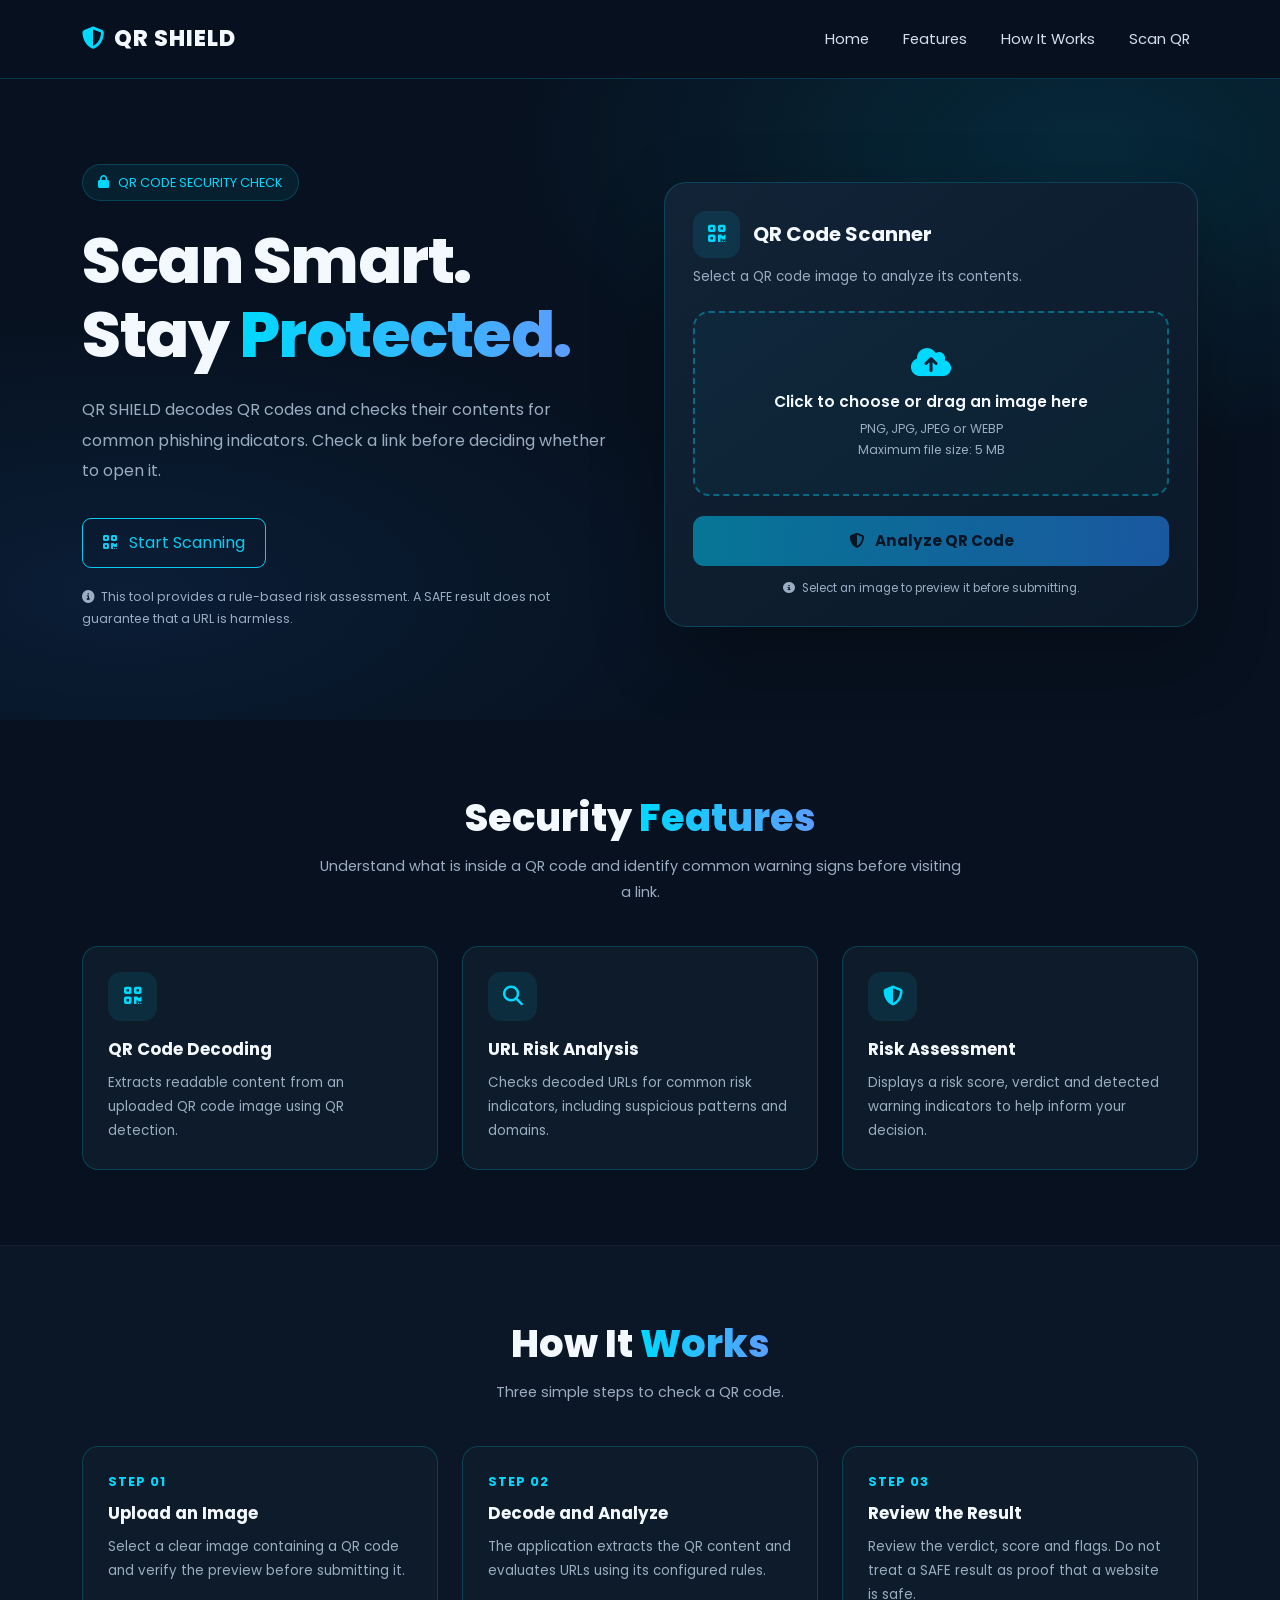
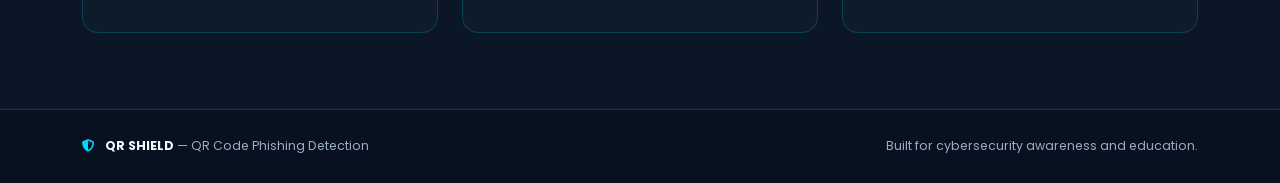
<file: templates/index.html>
<!DOCTYPE html>
<html lang="en">
<head>
    <meta charset="UTF-8">
    <meta name="viewport" content="width=device-width, initial-scale=1.0">

    <title>QR SHIELD | AI-Based QR Code Phishing Detection</title>

    <meta name="description"
          content="QR SHIELD analyzes QR code contents and checks URLs for potential phishing indicators.">

    <link href="https://cdn.jsdelivr.net/npm/bootstrap@5.3.3/dist/css/bootstrap.min.css"
          rel="stylesheet">

    <link href="https://fonts.googleapis.com/css2?family=Poppins:wght@300;400;500;600;700;800&display=swap"
          rel="stylesheet">

    <link href="https://cdnjs.cloudflare.com/ajax/libs/font-awesome/6.5.2/css/all.min.css"
          rel="stylesheet">

    <style>
        :root {
            --background: #07111f;
            --surface: #0d1b2a;
            --surface-light: #122438;
            --cyan: #00d9ff;
            --blue: #258bff;
            --text: #f4f8ff;
            --muted: #9aadc2;
            --border: rgba(0, 217, 255, 0.20);
        }

        * {
            box-sizing: border-box;
        }

        html {
            scroll-behavior: smooth;
        }

        body {
            margin: 0;
            font-family: 'Poppins', sans-serif;
            background: var(--background);
            color: var(--text);
        }

        a {
            text-decoration: none;
        }

        .navbar {
            background: rgba(7, 17, 31, 0.96);
            border-bottom: 1px solid var(--border);
            padding: 17px 0;
        }

        .navbar-brand {
            color: var(--text);
            font-weight: 800;
            font-size: 1.4rem;
            letter-spacing: 1px;
        }

        .navbar-brand:hover {
            color: var(--cyan);
        }

        .brand-icon {
            color: var(--cyan);
            margin-right: 9px;
        }

        .nav-link {
            color: #d4dfed;
            margin-left: 18px;
            font-size: 0.92rem;
        }

        .nav-link:hover {
            color: var(--cyan);
        }

        .hero {
            position: relative;
            overflow: hidden;
            padding: 85px 0 75px;
            background:
                radial-gradient(ellipse at 85% 10%,
                    rgba(0, 217, 255, 0.12), transparent 38%),
                radial-gradient(ellipse at 10% 80%,
                    rgba(37, 139, 255, 0.10), transparent 40%);
        }

        .eyebrow {
            display: inline-flex;
            align-items: center;
            gap: 9px;
            color: var(--cyan);
            background: rgba(0, 217, 255, 0.08);
            border: 1px solid var(--border);
            border-radius: 30px;
            padding: 8px 15px;
            font-size: 0.8rem;
            margin-bottom: 23px;
        }

        .hero h1 {
            font-size: clamp(2.4rem, 5vw, 4.2rem);
            font-weight: 800;
            line-height: 1.16;
            letter-spacing: -1.5px;
        }

        .text-gradient {
            background: linear-gradient(90deg, var(--cyan), #5c9dff);
            -webkit-background-clip: text;
            background-clip: text;
            -webkit-text-fill-color: transparent;
        }

        .hero-description {
            color: var(--muted);
            font-size: 1rem;
            line-height: 1.9;
            max-width: 570px;
            margin-top: 23px;
        }

        .security-note {
            color: var(--muted);
            font-size: 0.78rem;
            line-height: 1.7;
            margin-top: 18px;
        }

        .scanner-card {
            background: linear-gradient(145deg,
                rgba(18, 36, 56, 0.98),
                rgba(11, 25, 41, 0.98));
            border: 1px solid var(--border);
            border-radius: 22px;
            padding: 28px;
            box-shadow: 0 25px 70px rgba(0, 0, 0, 0.25);
        }

        .scanner-heading {
            display: flex;
            align-items: center;
            gap: 13px;
            margin-bottom: 9px;
        }

        .scanner-heading-icon {
            width: 47px;
            height: 47px;
            display: grid;
            place-items: center;
            border-radius: 13px;
            color: var(--cyan);
            background: rgba(0, 217, 255, 0.10);
            font-size: 1.25rem;
        }

        .scanner-card h2 {
            font-size: 1.25rem;
            font-weight: 700;
            margin: 0;
        }

        .scanner-subtitle {
            color: var(--muted);
            font-size: 0.84rem;
            margin-bottom: 24px;
        }

        .upload-zone {
            display: flex;
            flex-direction: column;
            align-items: center;
            justify-content: center;
            min-height: 185px;
            text-align: center;
            padding: 23px;
            border: 2px dashed rgba(0, 217, 255, 0.38);
            border-radius: 16px;
            background: rgba(0, 217, 255, 0.035);
            cursor: pointer;
            transition: 0.25s ease;
        }

        .upload-zone:hover,
        .upload-zone.drag-over {
            border-color: var(--cyan);
            background: rgba(0, 217, 255, 0.09);
        }

        .upload-icon {
            font-size: 2rem;
            color: var(--cyan);
            margin-bottom: 12px;
        }

        .upload-title {
            font-size: 0.96rem;
            font-weight: 600;
            margin-bottom: 6px;
        }

        .upload-hint {
            color: var(--muted);
            font-size: 0.77rem;
            line-height: 1.7;
        }

        #qr_image {
            position: absolute;
            width: 1px;
            height: 1px;
            overflow: hidden;
            opacity: 0;
        }

        .preview-container {
            display: none;
            margin-top: 18px;
            padding: 15px;
            background: rgba(7, 17, 31, 0.7);
            border: 1px solid var(--border);
            border-radius: 14px;
        }

        .preview-top {
            display: flex;
            align-items: center;
            gap: 12px;
            min-width: 0;
        }

        .preview-thumbnail {
            width: 76px;
            height: 76px;
            flex-shrink: 0;
            display: grid;
            place-items: center;
            background: #fff;
            border-radius: 9px;
            overflow: hidden;
        }

        .preview-thumbnail img {
            width: 100%;
            height: 100%;
            object-fit: contain;
        }

        .preview-details {
            min-width: 0;
            flex: 1;
        }

        .preview-label {
            color: #75f0bd;
            font-size: 0.76rem;
            font-weight: 600;
            margin-bottom: 5px;
        }

        .preview-filename {
            color: var(--text);
            font-size: 0.79rem;
            overflow-wrap: anywhere;
            margin-bottom: 4px;
        }

        .preview-size {
            color: var(--muted);
            font-size: 0.72rem;
        }

        .remove-button {
            border: 1px solid rgba(255, 110, 110, 0.35);
            color: #ff9696;
            background: transparent;
            border-radius: 8px;
            padding: 7px 10px;
            font-size: 0.75rem;
            flex-shrink: 0;
        }

        .remove-button:hover {
            background: rgba(255, 110, 110, 0.1);
        }

        .form-error {
            display: none;
            margin-top: 13px;
            color: #ffabab;
            background: rgba(255, 80, 80, 0.08);
            border: 1px solid rgba(255, 80, 80, 0.3);
            border-radius: 10px;
            padding: 11px 13px;
            font-size: 0.8rem;
            line-height: 1.6;
        }

        .analyze-button {
            display: block;
            width: 100%;
            margin-top: 20px;
            padding: 14px 18px;
            border: none;
            border-radius: 11px;
            background: linear-gradient(90deg, #00bde9, #258bff);
            color: #04111f;
            font-family: inherit;
            font-weight: 700;
            font-size: 0.95rem;
            transition: 0.25s ease;
        }

        .analyze-button:hover:not(:disabled) {
            transform: translateY(-2px);
            box-shadow: 0 10px 28px rgba(0, 190, 255, 0.22);
        }

        .analyze-button:disabled {
            opacity: 0.55;
            cursor: not-allowed;
        }

        .privacy-note {
            text-align: center;
            color: var(--muted);
            font-size: 0.73rem;
            margin-top: 14px;
            margin-bottom: 0;
        }

        .section {
            padding: 75px 0;
        }

        .section-title {
            font-size: clamp(1.8rem, 3vw, 2.5rem);
            font-weight: 800;
            text-align: center;
            margin-bottom: 13px;
        }

        .section-description {
            color: var(--muted);
            text-align: center;
            max-width: 650px;
            margin: 0 auto 40px;
            font-size: 0.9rem;
            line-height: 1.8;
        }

        .feature-card {
            height: 100%;
            padding: 25px;
            border: 1px solid var(--border);
            border-radius: 16px;
            background: var(--surface);
            transition: 0.25s ease;
        }

        .feature-card:hover {
            transform: translateY(-5px);
            border-color: rgba(0, 217, 255, 0.5);
        }

        .feature-icon {
            width: 49px;
            height: 49px;
            display: grid;
            place-items: center;
            border-radius: 13px;
            background: rgba(0, 217, 255, 0.09);
            color: var(--cyan);
            font-size: 1.25rem;
            margin-bottom: 18px;
        }

        .feature-card h3 {
            font-size: 1.05rem;
            font-weight: 700;
            margin-bottom: 12px;
        }

        .feature-card p {
            color: var(--muted);
            font-size: 0.84rem;
            line-height: 1.8;
            margin: 0;
        }

        .steps-section {
            background: rgba(13, 27, 42, 0.7);
            border-top: 1px solid rgba(255, 255, 255, 0.04);
            border-bottom: 1px solid rgba(255, 255, 255, 0.04);
        }

        .step-number {
            color: var(--cyan);
            font-size: 0.8rem;
            font-weight: 700;
            letter-spacing: 1px;
            margin-bottom: 12px;
        }

        footer {
            padding: 27px 0;
            border-top: 1px solid var(--border);
            color: var(--muted);
            font-size: 0.78rem;
        }

        footer .brand-footer {
            color: var(--text);
            font-weight: 700;
        }

        @media (max-width: 767px) {
            .hero {
                padding: 55px 0 45px;
            }

            .hero h1 {
                letter-spacing: -0.8px;
            }

            .scanner-card {
                padding: 20px;
                margin-top: 20px;
            }

            .section {
                padding: 55px 0;
            }

            .nav-link {
                margin-left: 0;
            }
        }

        @media (prefers-reduced-motion: reduce) {
            *,
            *::before,
            *::after {
                scroll-behavior: auto !important;
                transition: none !important;
            }
        }
    </style>
</head>

<body>

<nav class="navbar navbar-expand-lg sticky-top">
    <div class="container">
        <a class="navbar-brand" href="/">
            <i class="fa-solid fa-shield-halved brand-icon"></i>QR SHIELD
        </a>

        <button class="navbar-toggler"
                type="button"
                data-bs-toggle="collapse"
                data-bs-target="#mainNavbar"
                aria-controls="mainNavbar"
                aria-expanded="false"
                aria-label="Toggle navigation"
                style="border-color: #31506a;">
            <i class="fa-solid fa-bars" style="color: #00d9ff;"></i>
        </button>

        <div class="collapse navbar-collapse" id="mainNavbar">
            <ul class="navbar-nav ms-auto align-items-lg-center">
                <li class="nav-item">
                    <a class="nav-link" href="#home">Home</a>
                </li>
                <li class="nav-item">
                    <a class="nav-link" href="#features">Features</a>
                </li>
                <li class="nav-item">
                    <a class="nav-link" href="#how-it-works">How It Works</a>
                </li>
                <li class="nav-item">
                    <a class="nav-link" href="#scanner">Scan QR</a>
                </li>
            </ul>
        </div>
    </div>
</nav>

<main>
    <section class="hero" id="home">
        <div class="container">
            <div class="row align-items-center g-5">

                <div class="col-lg-6">
                    <div class="eyebrow">
                        <i class="fa-solid fa-lock"></i>
                        QR CODE SECURITY CHECK
                    </div>

                    <h1>
                        Scan Smart.<br>
                        Stay <span class="text-gradient">Protected.</span>
                    </h1>

                    <p class="hero-description">
                        QR SHIELD decodes QR codes and checks their contents
                        for common phishing indicators. Check a link before
                        deciding whether to open it.
                    </p>

                    <a href="#scanner"
                       class="btn btn-outline-info mt-3"
                       style="border-radius: 9px; padding: 12px 20px;">
                        <i class="fa-solid fa-qrcode me-2"></i>
                        Start Scanning
                    </a>

                    <p class="security-note">
                        <i class="fa-solid fa-circle-info me-1"></i>
                        This tool provides a rule-based risk assessment.
                        A SAFE result does not guarantee that a URL is harmless.
                    </p>
                </div>

                <div class="col-lg-6" id="scanner">
                    <div class="scanner-card">

                        <div class="scanner-heading">
                            <div class="scanner-heading-icon">
                                <i class="fa-solid fa-qrcode"></i>
                            </div>

                            <div>
                                <h2>QR Code Scanner</h2>
                            </div>
                        </div>

                        <p class="scanner-subtitle">
                            Select a QR code image to analyze its contents.
                        </p>

                        <form action="/scan"
                              method="POST"
                              enctype="multipart/form-data"
                              id="scanForm">

                            <label for="qr_image" class="upload-zone" id="uploadZone">
                                <i class="fa-solid fa-cloud-arrow-up upload-icon"></i>

                                <span class="upload-title">
                                    Click to choose or drag an image here
                                </span>

                                <span class="upload-hint">
                                    PNG, JPG, JPEG or WEBP<br>
                                    Maximum file size: 5 MB
                                </span>
                            </label>

                            <input
                                type="file"
                                name="qr_image"
                                id="qr_image"
                                accept=".png,.jpg,.jpeg,.webp,image/png,image/jpeg,image/webp"
                                required
                            >

                            <div class="preview-container" id="previewContainer">
                                <div class="preview-top">
                                    <div class="preview-thumbnail">
                                        <img id="imagePreview"
                                             alt="Preview of selected QR image">
                                    </div>

                                    <div class="preview-details">
                                        <div class="preview-label">
                                            <i class="fa-solid fa-circle-check me-1"></i>
                                            Image selected
                                        </div>

                                        <div class="preview-filename" id="fileName"></div>
                                        <div class="preview-size" id="fileSize"></div>
                                    </div>

                                    <button type="button"
                                            class="remove-button"
                                            id="removeImage">
                                        <i class="fa-solid fa-trash"></i>
                                    </button>
                                </div>
                            </div>

                            <div class="form-error" id="uploadError" role="alert"></div>

                            <button type="submit"
                                    class="analyze-button"
                                    id="analyzeButton"
                                    disabled>
                                <i class="fa-solid fa-shield-halved me-2"></i>
                                Analyze QR Code
                            </button>

                            <p class="privacy-note">
                                <i class="fa-solid fa-circle-info me-1"></i>
                                Select an image to preview it before submitting.
                            </p>
                        </form>

                    </div>
                </div>

            </div>
        </div>
    </section>

    <section class="section" id="features">
        <div class="container">
            <h2 class="section-title">
                Security <span class="text-gradient">Features</span>
            </h2>

            <p class="section-description">
                Understand what is inside a QR code and identify common
                warning signs before visiting a link.
            </p>

            <div class="row g-4">
                <div class="col-md-6 col-lg-4">
                    <div class="feature-card">
                        <div class="feature-icon">
                            <i class="fa-solid fa-qrcode"></i>
                        </div>

                        <h3>QR Code Decoding</h3>

                        <p>
                            Extracts readable content from an uploaded QR code
                            image using QR detection.
                        </p>
                    </div>
                </div>

                <div class="col-md-6 col-lg-4">
                    <div class="feature-card">
                        <div class="feature-icon">
                            <i class="fa-solid fa-magnifying-glass"></i>
                        </div>

                        <h3>URL Risk Analysis</h3>

                        <p>
                            Checks decoded URLs for common risk indicators,
                            including suspicious patterns and domains.
                        </p>
                    </div>
                </div>

                <div class="col-md-6 col-lg-4">
                    <div class="feature-card">
                        <div class="feature-icon">
                            <i class="fa-solid fa-shield-halved"></i>
                        </div>

                        <h3>Risk Assessment</h3>

                        <p>
                            Displays a risk score, verdict and detected
                            warning indicators to help inform your decision.
                        </p>
                    </div>
                </div>
            </div>
        </div>
    </section>

    <section class="section steps-section" id="how-it-works">
        <div class="container">
            <h2 class="section-title">
                How It <span class="text-gradient">Works</span>
            </h2>

            <p class="section-description">
                Three simple steps to check a QR code.
            </p>

            <div class="row g-4">
                <div class="col-md-4">
                    <div class="feature-card">
                        <div class="step-number">STEP 01</div>
                        <h3>Upload an Image</h3>
                        <p>
                            Select a clear image containing a QR code and
                            verify the preview before submitting it.
                        </p>
                    </div>
                </div>

                <div class="col-md-4">
                    <div class="feature-card">
                        <div class="step-number">STEP 02</div>
                        <h3>Decode and Analyze</h3>
                        <p>
                            The application extracts the QR content and
                            evaluates URLs using its configured rules.
                        </p>
                    </div>
                </div>

                <div class="col-md-4">
                    <div class="feature-card">
                        <div class="step-number">STEP 03</div>
                        <h3>Review the Result</h3>
                        <p>
                            Review the verdict, score and flags. Do not treat
                            a SAFE result as proof that a website is safe.
                        </p>
                    </div>
                </div>
            </div>
        </div>
    </section>
</main>

<footer>
    <div class="container d-flex flex-column flex-md-row
                justify-content-between align-items-center gap-2">
        <div>
            <i class="fa-solid fa-shield-halved me-2"
               style="color: #00d9ff;"></i>
            <span class="brand-footer">QR SHIELD</span>
            <span> — QR Code Phishing Detection</span>
        </div>

        <div>
            Built for cybersecurity awareness and education.
        </div>
    </div>
</footer>

<script>
    const qrInput = document.getElementById("qr_image");
    const uploadZone = document.getElementById("uploadZone");
    const previewContainer = document.getElementById("previewContainer");
    const imagePreview = document.getElementById("imagePreview");
    const fileName = document.getElementById("fileName");
    const fileSize = document.getElementById("fileSize");
    const uploadError = document.getElementById("uploadError");
    const analyzeButton = document.getElementById("analyzeButton");
    const removeButton = document.getElementById("removeImage");
    const scanForm = document.getElementById("scanForm");

    const MAX_FILE_SIZE = 5 * 1024 * 1024;
    const ALLOWED_EXTENSIONS = ["png", "jpg", "jpeg", "webp"];

    let previewObjectUrl = null;

    function showError(message) {
        uploadError.textContent = message;
        uploadError.style.display = "block";
    }

    function clearError() {
        uploadError.textContent = "";
        uploadError.style.display = "none";
    }

    function clearPreview() {
        if (previewObjectUrl) {
            URL.revokeObjectURL(previewObjectUrl);
            previewObjectUrl = null;
        }

        imagePreview.removeAttribute("src");
        previewContainer.style.display = "none";
        fileName.textContent = "";
        fileSize.textContent = "";
    }

    function resetSelection() {
        qrInput.value = "";
        clearPreview();
        clearError();
        analyzeButton.disabled = true;
    }

    function formatFileSize(bytes) {
        if (bytes < 1024) {
            return bytes + " bytes";
        }

        return (bytes / 1024).toFixed(1) + " KB";
    }

    function handleFile(file) {
        clearError();
        clearPreview();
        analyzeButton.disabled = true;

        if (!file) {
            return;
        }

        const extension = file.name.split(".").pop().toLowerCase();

        if (!ALLOWED_EXTENSIONS.includes(extension)) {
            showError("Unsupported file type. Please choose a PNG, JPG, JPEG or WEBP image.");
            qrInput.value = "";
            return;
        }

        if (file.size === 0) {
            showError("The selected file is empty. Please choose another image.");
            qrInput.value = "";
            return;
        }

        if (file.size > MAX_FILE_SIZE) {
            showError("The image exceeds the 5 MB limit. Please choose a smaller image.");
            qrInput.value = "";
            return;
        }

        if (!file.type.startsWith("image/")) {
            showError("The selected file does not appear to be an image.");
            qrInput.value = "";
            return;
        }

        previewObjectUrl = URL.createObjectURL(file);
        imagePreview.src = previewObjectUrl;
        fileName.textContent = file.name;
        fileSize.textContent = formatFileSize(file.size);

        previewContainer.style.display = "block";
        analyzeButton.disabled = false;
    }

    qrInput.addEventListener("change", function () {
        handleFile(this.files[0]);
    });

    removeButton.addEventListener("click", function () {
        resetSelection();
    });

    uploadZone.addEventListener("dragover", function (event) {
        event.preventDefault();
        uploadZone.classList.add("drag-over");
    });

    uploadZone.addEventListener("dragleave", function () {
        uploadZone.classList.remove("drag-over");
    });

    uploadZone.addEventListener("drop", function (event) {
        event.preventDefault();
        uploadZone.classList.remove("drag-over");

        const file = event.dataTransfer.files[0];

        if (!file) {
            return;
        }

        try {
            const transfer = new DataTransfer();
            transfer.items.add(file);
            qrInput.files = transfer.files;
            handleFile(file);
        } catch (error) {
            showError("Could not select this file. Please use the file chooser instead.");
            resetSelection();
        }
    });

    scanForm.addEventListener("submit", function (event) {
        clearError();

        const file = qrInput.files[0];

        if (!file) {
            event.preventDefault();
            showError("Please select a QR code image before analyzing.");
            return;
        }

        if (file.size > MAX_FILE_SIZE) {
            event.preventDefault();
            showError("The image exceeds the 5 MB limit.");
            return;
        }

        analyzeButton.disabled = true;
        analyzeButton.innerHTML =
            '<i class="fa-solid fa-spinner fa-spin me-2"></i>Analyzing QR Code...';
    });

    imagePreview.addEventListener("error", function () {
        clearPreview();
        analyzeButton.disabled = true;
        showError("The image preview could not be loaded. Please choose a valid image.");
        qrInput.value = "";
    });

    window.addEventListener("beforeunload", function () {
        if (previewObjectUrl) {
            URL.revokeObjectURL(previewObjectUrl);
        }
    });
</script>

<script src="https://cdn.jsdelivr.net/npm/bootstrap@5.3.3/dist/js/bootstrap.bundle.min.js"></script>

</body>
</html>
</file>
